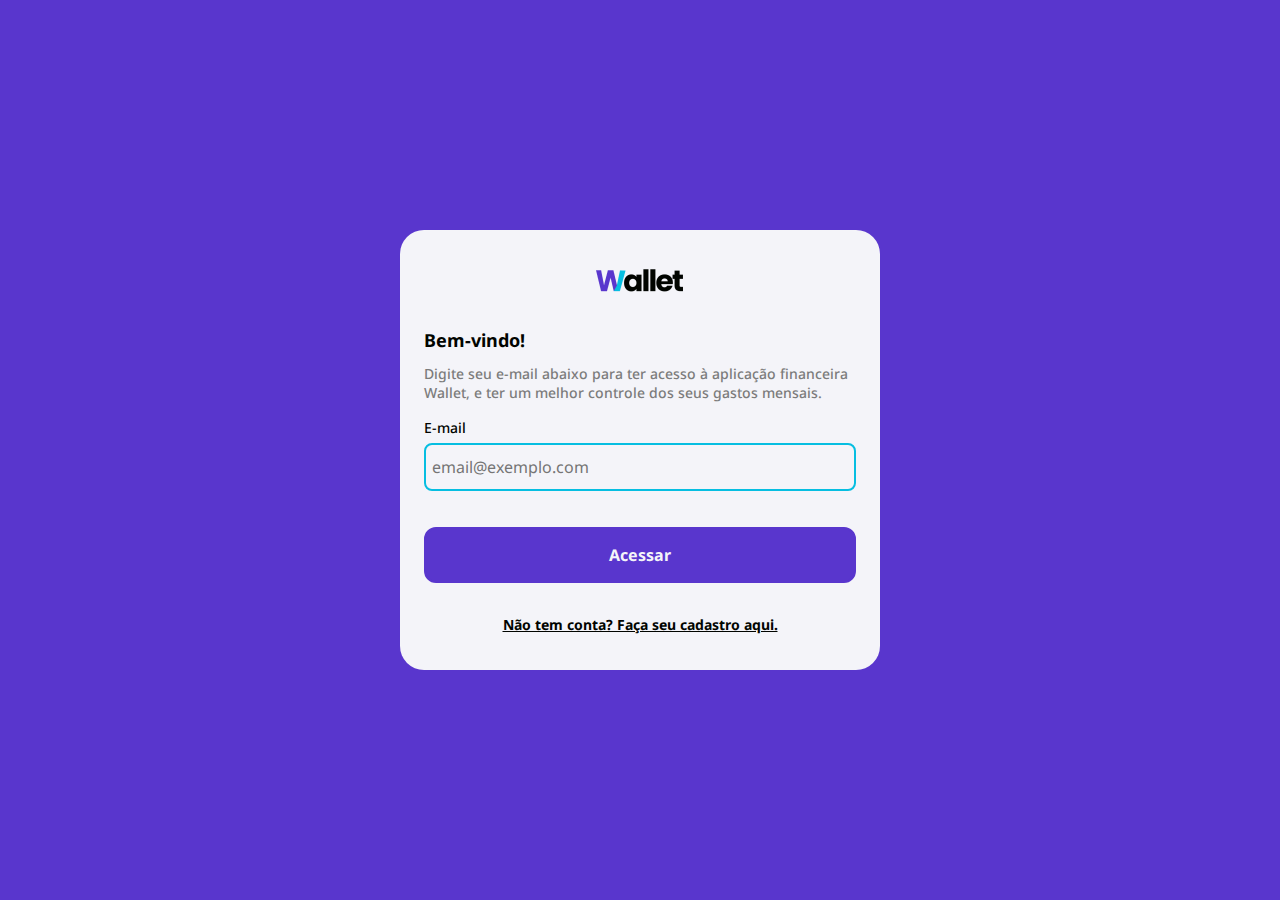
<file: index.html>
<!DOCTYPE html>
<html lang="pt-br">
<head>
    <meta charset="UTF-8">
    <meta name="viewport" content="width=device-width, initial-scale=1.0">
    <title>Wallet App - Login</title>
    <link rel="stylesheet" href="style.css">
</head>
<body>
    <div class="auth-container">
        <div class="auth-content">
            <div class="auth-content-container">
                <img class="logo" src="src/img/logo.png" alt="Logo">
                <h3 class="full-width text-left mt larger">Bem-vindo!</h3>
                <p class="mt small" >Digite seu e-mail abaixo para ter acesso à aplicação financeira Wallet, e ter um melhor controle dos seus gastos mensais.</p>
                <label class="mt" for="input-email">E-mail</label>
                <input class="mt smaller" placeholder="email@exemplo.com" type="email" name="input-email" id="input-email">
                <button class="full-width mt large" onclick="onClickLogin()">Acessar</button>
                <a class="mt larger" href="src/pages/register/index.html">Não tem conta? Faça seu cadastro aqui.</a>
            </div>
        </div>
    </div>
    <script src="index.js"></script>
</body>
</html>
</file>
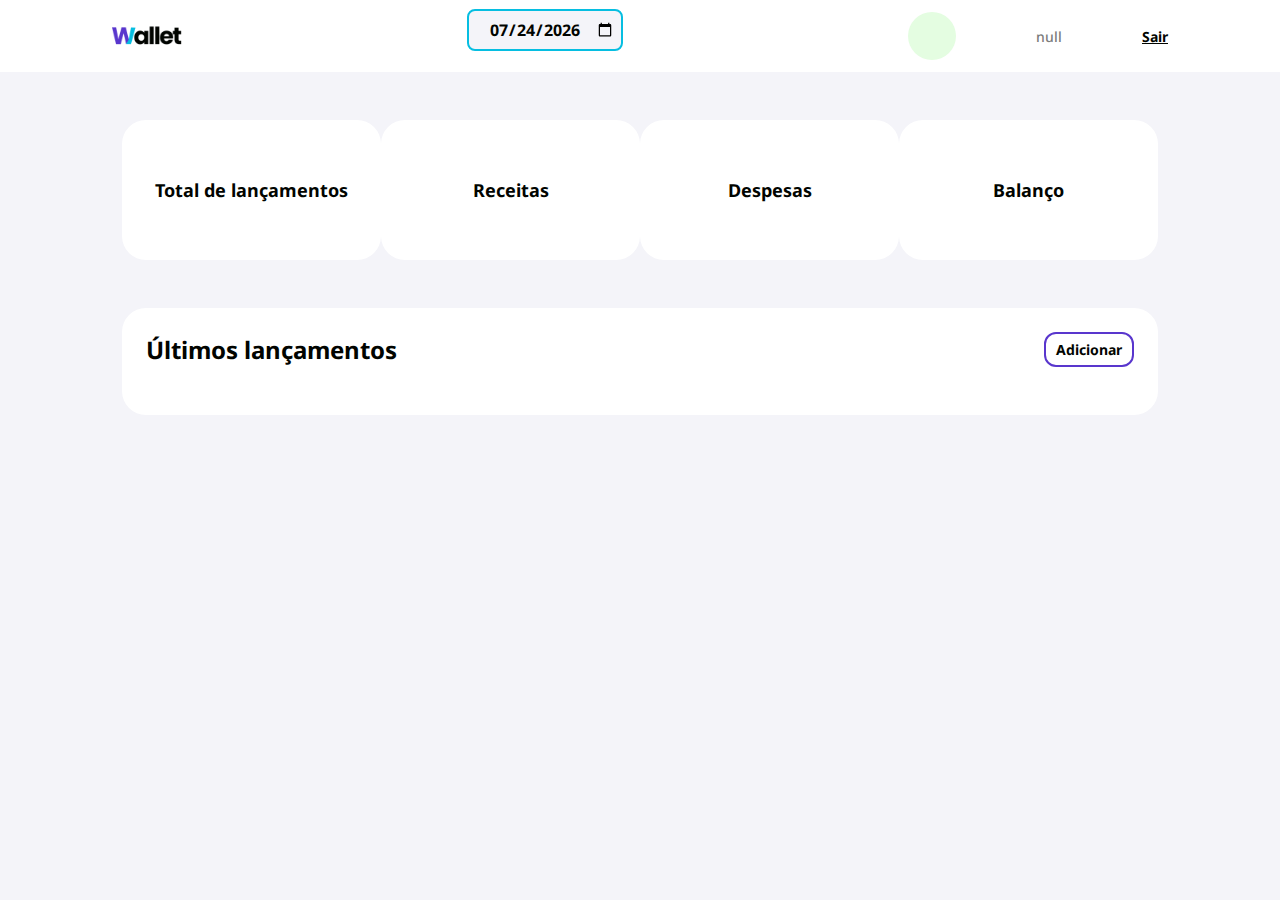
<file: src/pages/home/index.html>
<!DOCTYPE html>
<html lang="pt-br">
<head>
    <meta charset="UTF-8">
    <meta name="viewport" content="width=device-width, initial-scale=1.0">
    <title>Wallet App Home</title>
    <link rel="stylesheet" href="../../../style.css">
    <link rel="stylesheet" href="style.css">
</head>
<body>
    <div class="home-content-container">
        <div class="navbar">
            <img class="logo-navbar" src="../../img/logo.png" alt="Logo">
            <div class="navbar-calendar-container">
                <input id="select-date" class="input-calendar" type="date" name="select-date">
            </div>
            <div id="navbar-user-container" class="navbar-user-container">
                <div id="navbar-user-avatar" class="navbar-user-avatar">
                </div>
            </div>
        </div>
        <div class="finance-card-container">
            <div id="finance-card-1" class="finance-card">
                <h3>Total de lançamentos</h3>
                <h1 id="total-items"></h1>
            </div>
            <div id="finance-card-2" class="finance-card">
                <h3>Receitas</h3>
                <h1 id="total-revenues"></h1>
            </div>
            <div id="finance-card-3" class="finance-card">
                <h3>Despesas</h3>
                <h1 id="total-expenses"></h1>
            </div>
            <div id="finance-card-4" class="finance-card">
                <h3>Balanço</h3>
                <h1 id="total-balance"></h1>
            </div>
        </div>
        <div class="table-container">
            <div class="table-content-container">
                <div class="table-content-header">
                    <h2>Últimos lançamentos</h2>
                    <button class="small" onclick="onOpenModal()">Adicionar</button>
                </div>
                <table id="finances-table">
                </table>
            </div>
        </div>
    </div>
    <div id="modal" class="modal-background">
        <div class="modal-content">
            <div class="modal-content-header">
                <h3>Adicionar lançamento</h3>
                <button class="small" onclick="onCloseModal()">Fechar</button>
            </div>
            <form id="form-add-finance-release" class="mt">
                <label for="input-title">Título</label>
                <input class="mt smaller" placeholder="Ex: Compra supermercado" type="text" name="input-title" id="input-title" required>
                <label class="mt" for="input-value">Valor</label>
                <input class="mt smaller" placeholder="R$ 0,00 (Use valores negativos para uma despesa)" type="number" step="any" name="input-value" id="input-value" required>
                <label class="mt" for="input-date">Data</label>
                <input class="mt smaller" value="2023-10-04" type="date" name="input-date" id="input-date" required>
                <label class="mt" for="input-category">Categoria</label>
                <select class="mt smaller" name="input-category" id="input-category" required>
                </select>
                <button id="botao" class="full-width mt large" type="submit">Adicionar</button>
            </form>
        </div>
    </div>
    <script src="index.js"></script>
</body>
</html>
</file>
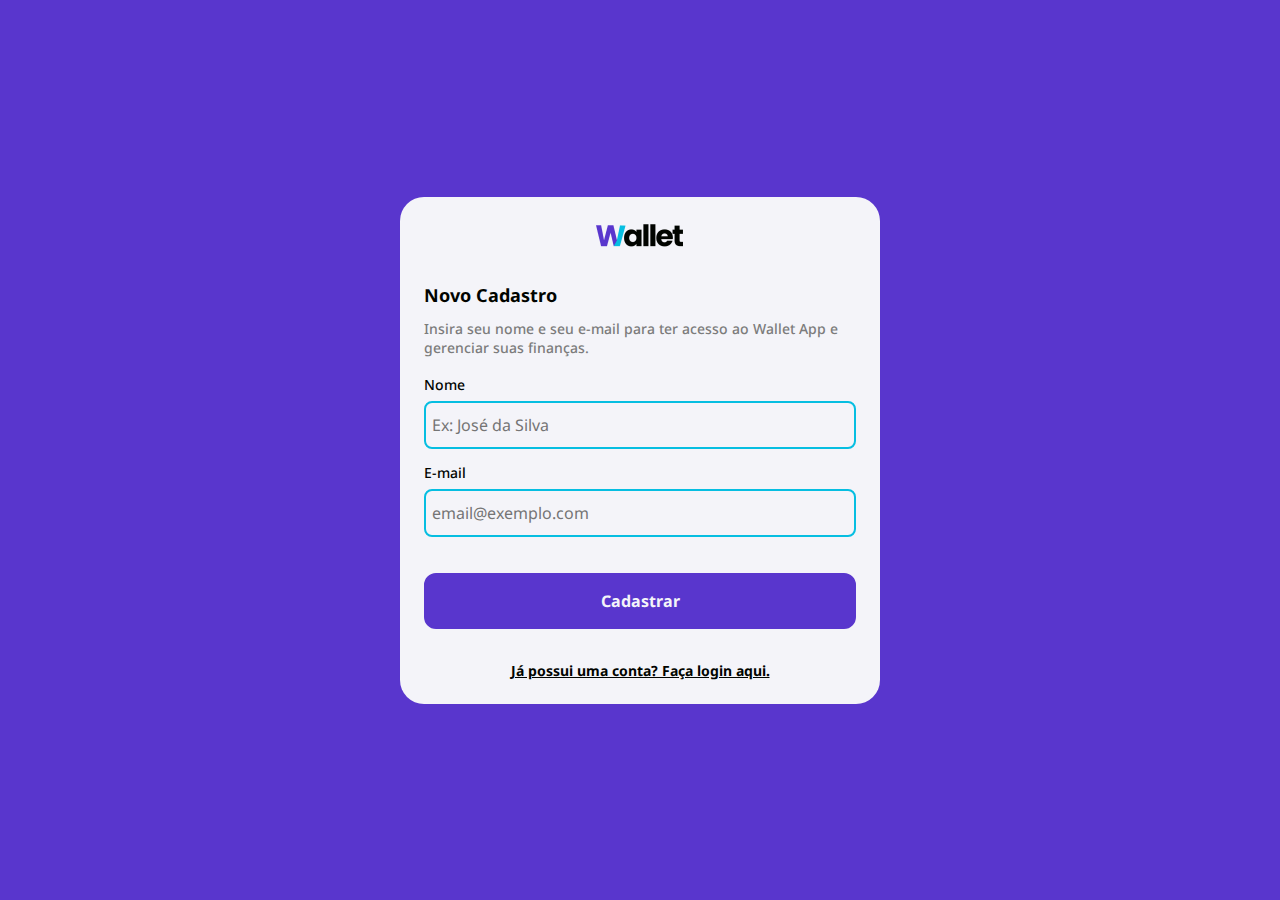
<file: src/pages/register/index.html>
<!DOCTYPE html>
<html lang="pt-br">
<head>
    <meta charset="UTF-8">
    <meta name="viewport" content="width=device-width, initial-scale=1.0">
    <title>Wallet App - Sign Up</title>
    <link rel="stylesheet" href="../../../style.css">
</head>
<body>
    <div class="auth-container">
        <div class="auth-content">
            <div class="auth-content-container">
                <img class="logo" src="../../img/logo.png" alt="Logo">
                <h3 class="full-width text-left mt larger">Novo Cadastro</h3>
                <p class="mt small" >Insira seu nome e seu e-mail para ter acesso ao Wallet App e gerenciar suas finanças.</p>
                <form id="form-register" class="mt">
                    <label for="input-name">Nome</label>
                    <input class="mt smaller" placeholder="Ex: José da Silva" type="text" name="input-name" id="input-name" required>
                    <label class="mt" for="input-email">E-mail</label>
                    <input class="mt smaller" placeholder="email@exemplo.com" type="email" name="input-email" id="input-email" required>
                    <button id="botao" class="full-width mt large" type="submit">Cadastrar</button>
                </form>
                <a class="mt larger" href="../../../index.html">Já possui uma conta? Faça login aqui.</a>
            </div>
        </div>
    </div>
    <script src="index.js"></script>
</body>
</html>
</file>
<file: style.css>
@charset "UTF-8";

@import url('https://fonts.googleapis.com/css2?family=Noto+Sans:ital,wght@0,100;0,200;0,300;0,400;0,500;0,600;0,700;0,800;0,900;1,100;1,200;1,300;1,400;1,500;1,600;1,700;1,800;1,900&display=swap');

* {
    margin: 0;
    padding: 0;
    font-family: 'Noto Sans', sans-serif;
    color: #010400;
    box-sizing: border-box; /* Seguir sempre o width e o height ao aplicar o padding */
}

h1 {
    font-size: 40px;
    font-weight: bolder;
}

h2 {
    font-size: 24px;
    font-weight: bold;
}

h3 {
    font-size: 18px;
    font-weight: bold;
}

h4 {
    font-size: 16px;
    font-weight: 700;
    color: #7c7c7c;
}

p {
    font-size: 14px;
    font-weight: 500;
    color: #7c7c7c;
}

label {
    width: 100%; /* Para ocupar o container pai*/
    font-size: 14px;
    font-weight: 500;
}

a {
    font-size: 14px;
    font-weight: 700;
    text-decoration: underline;
}

button {
    cursor: pointer;
    background-color: #5936cd;
    border-radius: 12px;
    border: 2px solid #5936cd;
    color: #f4f4f9;
    font-size: 16px;
    font-weight: bold;
    height: 56px;
    width: 432px;
}

button.small {
    width: 90px;
    height: 35px;
    background-color: #fff;
    color: #010400;
    font-size: 14px;
}

input {
    background-color: #f4f4f9;
    width: 100%;
    height: 48px;
    border: 2px solid #06bee1;
    border-radius: 8px;
    color: #010400;
    font-size: 16px;
    padding: 6px;
    margin-bottom: 12px;
}

select {
    background-color: #f4f4f9;
    width: 100%;
    height: 48px;
    border: 2px solid #06bee1;
    border-radius: 8px;
    color: #010400;
    font-size: 16px;
    padding: 6px;
}

.full-width {
    width: 100%;
}

.text-center {
    text-align: center;
}

.text-left {
    text-align: left;
}

.mt {
    margin-top: 16px;
}
.mt.larger {
    margin-top: 32px;
}
.mt.large {
    margin-top: 24px;
}
.mt.small {
    margin-top: 12px;
}
.mt.smaller {
    margin-top: 6px;
}

.logo {
    width: 88px;
    height: auto;
}

.auth-container {
    width: 100vw;
    height: 100vh;
    display: flex;
    align-items: center;
    justify-content: center;
    background-color: #5936cd;
}

.auth-content {
    display: flex;
    flex-direction: column;
    align-items: center;
    justify-content: center;
    width: 480px;
    height: auto;
    min-height: 440px;
    border-radius: 24px;
    background-color: #f4f4f9;
}

.auth-content-container {
    display: flex;
    flex-direction: column;
    align-items: center;
    justify-content: center;
    width: 100%;
    height: 100%;
    padding: 24px;
}
</file>
<file: src/pages/home/style.css>
@charset "UTF-8";

* {
    box-sizing: border-box;
}

.home-content-container {
    display: flex;
    flex-direction: column;
    align-items: flex-start;
    justify-content: flex-start;
    width: 100vw;
    height: auto;
    min-height: 100vh;
    background-color: #f4f4f9;
}

.navbar {
    display: flex;
    align-items: center;
    justify-content: space-between;
    height: 72px;
    width: 100vw;
    background-color: #ffffff;
    padding: 24px 112px;
}

.logo-navbar {
    height: 24px;
    width: auto;
}

.navbar-calendar-container {
    display: flex;
    align-items: center;
    justify-content: center;
    width: 260px;
}

.input-calendar {
    width: 156px;
    height: 42px;
    text-align: center;
    font-size: 16px;
    font-weight: bold;
}

.navbar-user-container {
    display: flex;
    align-items: center;
    justify-content: space-between;
    width: 260px;
    height: 100%;
}

.navbar-user-avatar {
    display: flex;
    align-items: center;
    justify-content: center;
    height: 48px;
    width: 48px;
    border-radius: 50%;
    background-color: #e4fde1;
}

.navbar-user-avatar h3 {
    text-transform: uppercase;
}

.finance-card-container {
    display: flex;
    align-items: center;
    justify-content: space-between;
    width: 100%;
    padding: 48px 122px;
}

.finance-card {
    display: flex;
    flex-direction: column;
    align-items: center;
    justify-content: center;
    width: 280px;
    height: 140px;
    border-radius: 24px;
    background-color: #ffffff;
}

.table-container {
    display: flex;
    flex-direction: column;
    align-items: flex-start;
    justify-content: flex-start;
    width: 100%;
    padding: 0px 122px;
}

.table-content-container {
    display: flex;
    flex-direction: column;
    align-items: flex-start;
    justify-content: flex-start;
    width: 100%;
    height: auto;
    background-color: #ffffff;
    border-radius: 24px;
    padding: 24px;
}

.table-content-header {
    display: flex;
    align-items: center;
    justify-content: space-between;
    width: 100%;
    padding-bottom: 24px;
}

table {
    width: 100%;
}

th {
    text-align: left;
    color: #7c7c7c;
}

th.right {
    text-align: right;
}

th.center {
    text-align: center;
}tr {
    height: 32px;
}

td {
    color: #7c7c7c;
}

td.right {
    text-align: right;
}

td.center {
    text-align: center;
}

.modal-background {
    display: none;
    flex-direction: column;
    align-items: flex-end;
    position: fixed;
    top: 0;
    left: 0;
    right: 0;
    bottom: 0;
    width: 100vw;
    height: 100vh;
    background-color: rgba(1, 4, 0, 0.2);
}

.modal-content {
    width: 480px;
    height: 100%;
    background-color: #f4f4f9;
    padding: 24px;
}

.modal-content-header {
    width: 100%;
    display: flex;
    justify-content: space-between;
    align-items: center;
}
</file>
